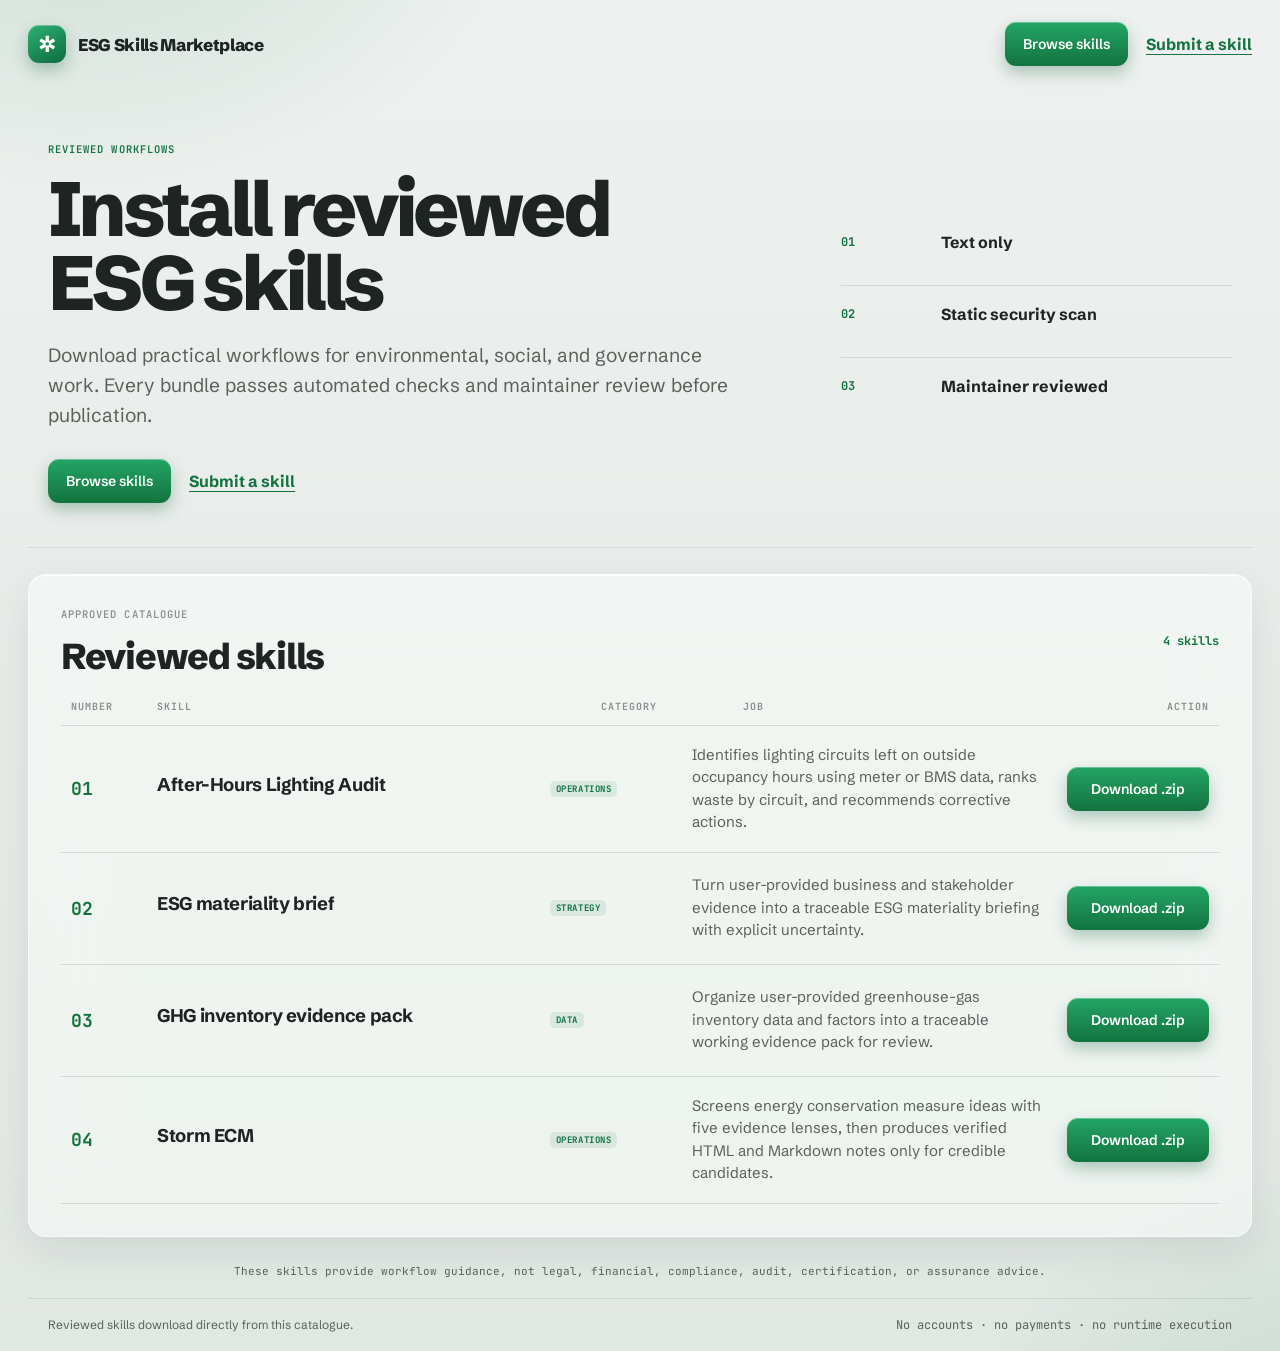
<file: site/index.html>
<!doctype html>
<html lang="en">
  <head>
    <meta charset="utf-8">
    <meta name="viewport" content="width=device-width, initial-scale=1">
    <meta
      name="description"
      content="Download reviewed environmental, social, and governance skill bundles from the ESG Skills Marketplace."
    >
    <title>ESG Skills Marketplace</title>
    <link rel="stylesheet" href="aster-tokens.css">
    <link rel="stylesheet" href="styles.css?v=form-first-repair-2">
    <script src="app.js?v=gh-actions-intake" defer></script>
  </head>
  <body class="aster-bg">
    <div class="site-shell">
      <header class="topbar" aria-label="Site header">
        <a class="brand" href="./" aria-label="ESG Skills Marketplace home">
          <span class="brand-mark" aria-hidden="true">✲</span>
          <span>ESG Skills Marketplace</span>
        </a>

        <nav class="top-actions" aria-label="Primary navigation">
          <a class="aster-btn aster-btn--primary" href="#skills-title" aria-current="page">Browse skills</a>
          <a class="nav-link" href="submit.html">Submit a skill</a>
        </nav>
      </header>

      <main>
        <section class="hero" aria-labelledby="page-title">
          <div class="hero-copy">
            <p class="aster-eyebrow aster-eyebrow--green">Reviewed workflows</p>
            <h1 id="page-title">Install reviewed ESG skills</h1>
            <p class="hero-summary">
              Download practical workflows for environmental, social, and governance work.
              Every bundle passes automated checks and maintainer review before publication.
            </p>
            <div class="hero-actions">
              <a class="aster-btn aster-btn--primary" href="#skills-title">Browse skills</a>
              <a class="nav-link" href="submit.html">Submit a skill</a>
            </div>
          </div>

          <dl class="trust-rail" aria-label="Review process">
            <div>
              <dt class="aster-mono">01</dt>
              <dd>
                <strong>Text only</strong>
              </dd>
            </div>
            <div>
              <dt class="aster-mono">02</dt>
              <dd>
                <strong>Static security scan</strong>
              </dd>
            </div>
            <div>
              <dt class="aster-mono">03</dt>
              <dd>
                <strong>Maintainer reviewed</strong>
              </dd>
            </div>
          </dl>
        </section>

        <section class="catalogue-section aster-glass" aria-labelledby="skills-title">
          <div class="section-heading">
            <div>
              <p class="aster-eyebrow">Approved catalogue</p>
              <h2 id="skills-title">Reviewed skills</h2>
            </div>
            <p id="catalog-status" class="catalog-status aster-mono" aria-live="polite">
              Loading catalogue
            </p>
          </div>

          <div class="catalogue-labels aster-mono" aria-hidden="true">
            <span>Number</span>
            <span>Skill</span>
            <span>Category</span>
            <span>Job</span>
            <span>Action</span>
          </div>

          <div id="skill-list" class="skill-list" aria-busy="true">
            <div class="state-card">
              <p>Loading the reviewed catalogue…</p>
            </div>
          </div>

          <noscript>
            <div class="state-card">
              <p>JavaScript is required to load the reviewed bundles.</p>
            </div>
          </noscript>
        </section>

        <aside class="boundary" aria-label="Professional advice boundary">
          <p>
            These skills provide workflow guidance, not legal, financial, compliance, audit,
            certification, or assurance advice.
          </p>
        </aside>
      </main>

      <footer>
        <span>Reviewed skills download directly from this catalogue.</span>
        <span class="aster-mono">No accounts · no payments · no runtime execution</span>
      </footer>
    </div>
  </body>
</html>
</file>
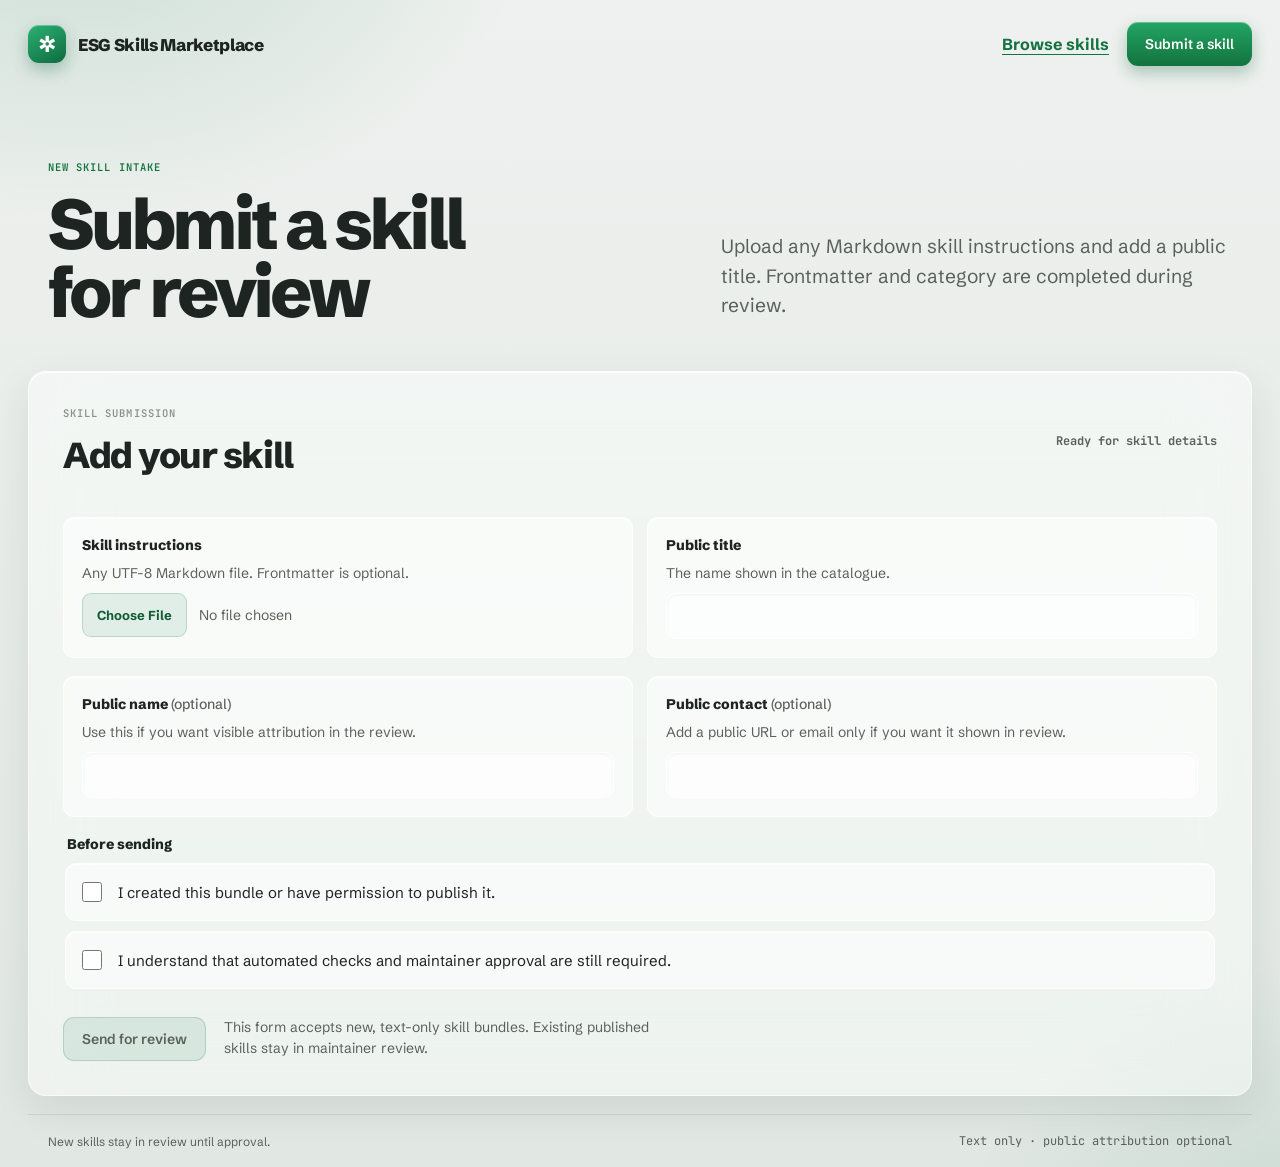
<file: site/submit.html>
<!doctype html>
<html lang="en">
  <head>
    <meta charset="utf-8">
    <meta name="viewport" content="width=device-width, initial-scale=1">
    <meta
      name="description"
      content="Submit a new environmental, social, and governance skill to the ESG Skills Marketplace review queue."
    >
    <title>Submit a skill · ESG Skills Marketplace</title>
    <link rel="stylesheet" href="aster-tokens.css">
    <link rel="stylesheet" href="styles.css?v=form-first-repair-2">
    <script src="app.js?v=gh-actions-intake" defer></script>
  </head>
  <body class="aster-bg">
    <div class="site-shell">
      <header class="topbar" aria-label="Site header">
        <a class="brand" href="./" aria-label="ESG Skills Marketplace home">
          <span class="brand-mark" aria-hidden="true">✲</span>
          <span>ESG Skills Marketplace</span>
        </a>

        <nav class="top-actions" aria-label="Primary navigation">
          <a class="nav-link" href="./#skills-title">Browse skills</a>
          <a class="aster-btn aster-btn--primary" href="submit.html" aria-current="page">Submit a skill</a>
        </nav>
      </header>

      <main class="submit-page">
        <section class="submit-intro" aria-labelledby="submit-title">
          <div>
            <p class="aster-eyebrow aster-eyebrow--green">New skill intake</p>
            <h1 id="submit-title">Submit a skill for review</h1>
          </div>
          <p>
            Upload any Markdown skill instructions and add a public title. Frontmatter and category
            are completed during review.
          </p>
        </section>

        <section class="submit-workspace aster-glass" aria-label="Skill submission">
          <div class="submission-main">
            <div class="submission-heading">
              <div>
                <p class="aster-eyebrow">Skill submission</p>
                <h2>Add your skill</h2>
              </div>
              <p id="submission-status" class="catalog-status aster-mono" aria-live="polite">
                Loading intake rules
              </p>
            </div>

            <form id="submission-form" class="submission-form" novalidate>
              <div class="field-grid">
                <label class="file-field aster-inner" for="skill-file">
                  <span class="field-label">Skill instructions</span>
                  <span class="field-help">Any UTF-8 Markdown file. Frontmatter is optional.</span>
                  <input id="skill-file" name="skill-file" type="file" accept=".md,text/markdown,text/plain" required>
                </label>

                <div class="skill-details aster-inner">
                  <label class="detail-field" for="marketplace-title">
                    <span class="field-label">Public title</span>
                    <span class="field-help">The name shown in the catalogue.</span>
                    <input
                      id="marketplace-title"
                      name="marketplace-title"
                      class="aster-input"
                      type="text"
                      minlength="4"
                      maxlength="80"
                      autocomplete="off"
                      required
                    >
                  </label>

                </div>
              </div>

              <div class="field-grid field-grid--copy">
                <label class="copy-field" for="public-name">
                  <span class="field-label">Public name <span>(optional)</span></span>
                  <span class="field-help">Use this if you want visible attribution in the review.</span>
                  <input
                    id="public-name"
                    name="public-name"
                    class="aster-input"
                    type="text"
                    maxlength="80"
                    autocomplete="name"
                  >
                </label>

                <label class="copy-field" for="public-contact">
                  <span class="field-label">Public contact <span>(optional)</span></span>
                  <span class="field-help">Add a public URL or email only if you want it shown in review.</span>
                  <input
                    id="public-contact"
                    name="public-contact"
                    class="aster-input"
                    type="text"
                    maxlength="200"
                    autocomplete="off"
                  >
                </label>
              </div>

              <fieldset class="confirmations">
                <legend>Before sending</legend>
                <label class="check-row aster-inner" for="rights-confirmed">
                  <input id="rights-confirmed" name="rights-confirmed" type="checkbox">
                  <span>I created this bundle or have permission to publish it.</span>
                </label>

                <label class="check-row aster-inner" for="boundary-confirmed">
                  <input id="boundary-confirmed" name="boundary-confirmed" type="checkbox">
                  <span>I understand that automated checks and maintainer approval are still required.</span>
                </label>
              </fieldset>

              <div class="submit-actions">
                <button id="submit-button" class="aster-btn aster-btn--primary" type="submit" disabled>
                  Send for review
                </button>
                <p class="submit-note">
                  This form accepts new, text-only skill bundles. Existing published skills stay in
                  maintainer review.
                </p>
              </div>
            </form>

            <div id="submission-feedback" class="feedback-card aster-inner" hidden>
              <p id="feedback-title" class="state-title">Submission status</p>
              <p id="feedback-detail"></p>
            </div>
          </div>

        </section>
      </main>

      <footer>
        <span>New skills stay in review until approval.</span>
        <span class="aster-mono">Text only · public attribution optional</span>
      </footer>
    </div>
  </body>
</html>
</file>
<file: site/aster-tokens.css>
/* ============================================================
   ASTER — design tokens & utilities
   Light glassmorphism · greyscale + deep forest-green · mono labels
   ============================================================ */

@import url('https://fonts.googleapis.com/css2?family=Schibsted+Grotesk:wght@400;500;600;700;800&family=JetBrains+Mono:wght@400;500;600;700&display=swap');

:root {
  --aster-font-sans: 'Schibsted Grotesk', system-ui, sans-serif;
  --aster-font-mono: 'JetBrains Mono', ui-monospace, monospace;
  --aster-ink: #1d2421;
  --aster-ink-2: #5a615b;
  --aster-ink-3: #8a928d;
  --aster-ink-4: #9aa19c;
  --aster-green: #13733f;
  --aster-green-deep: #115c34;
  --aster-green-soft: #5f9d79;
  --aster-green-grad: linear-gradient(180deg, #23a564, #13733f);
  --aster-green-mark: linear-gradient(150deg, #2bb172, #0f6b3f);
  --aster-green-tint: rgba(20, 120, 72, 0.10);
  --aster-green-line: rgba(20, 120, 72, 0.20);
  --aster-amber: #a9791f;
  --aster-amber-fill: rgba(208, 150, 52, 0.13);
  --aster-red: #c2533f;
  --aster-red-fill: rgba(225, 91, 79, 0.10);
  --aster-blue: #3f6fd0;
  --aster-blue-fill: rgba(91, 141, 239, 0.10);
  --aster-violet: #5b57b0;
  --aster-violet-fill: rgba(110, 106, 194, 0.14);
  --aster-dot-band: #1b8a54;
  --aster-dot-below: #d8a23c;
  --aster-dot-above: #e15b4f;
  --aster-dot-holiday: #5b8def;
  --aster-glass-bg: rgba(255, 255, 255, 0.46);
  --aster-glass-bg-2: rgba(255, 255, 255, 0.55);
  --aster-glass-border: rgba(255, 255, 255, 0.55);
  --aster-glass-hi: inset 0 1px 0 rgba(255, 255, 255, 0.80);
  --aster-glass-shadow: 0 14px 40px rgba(20, 40, 30, 0.09);
  --aster-glass-blur: blur(36px) saturate(1.8);
  --aster-glass-blur-sm: blur(32px) saturate(1.8);
  --aster-r-row: 11px;
  --aster-r-card: 16px;
  --aster-r-panel: 18px;
  --aster-r-pill: 9px;
  --aster-shadow-btn: 0 7px 16px rgba(16, 96, 60, 0.30), inset 0 1px 0 rgba(255, 255, 255, 0.32);
  --aster-s1: 4px;
  --aster-s2: 8px;
  --aster-s3: 12px;
  --aster-s4: 14px;
  --aster-s5: 18px;
  --aster-s6: 22px;
}

.aster-bg {
  background:
    radial-gradient(820px 620px at 6% -12%, rgba(20, 120, 72, 0.18), transparent 58%),
    radial-gradient(760px 640px at 106% 112%, rgba(20, 120, 72, 0.15), transparent 55%),
    radial-gradient(620px 520px at 52% 128%, rgba(26, 86, 116, 0.08), transparent 60%),
    linear-gradient(180deg, #eef1ef, #e1e7e3);
  color: var(--aster-ink);
  font-family: var(--aster-font-sans);
}

.aster-glass {
  background: var(--aster-glass-bg);
  -webkit-backdrop-filter: var(--aster-glass-blur);
  backdrop-filter: var(--aster-glass-blur);
  border: 1px solid var(--aster-glass-border);
  box-shadow: var(--aster-glass-hi), var(--aster-glass-shadow);
  border-radius: var(--aster-r-panel);
}

.aster-glass--card {
  -webkit-backdrop-filter: var(--aster-glass-blur-sm);
  backdrop-filter: var(--aster-glass-blur-sm);
  border-radius: var(--aster-r-card);
  box-shadow: inset 0 1px 0 rgba(255, 255, 255, 0.78), 0 12px 32px rgba(20, 40, 30, 0.08);
}

.aster-inner {
  background: var(--aster-glass-bg-2);
  border: 1px solid rgba(255, 255, 255, 0.6);
  box-shadow: inset 0 1px 0 rgba(255, 255, 255, 0.6);
  border-radius: var(--aster-r-row);
}

.aster-mono {
  font-family: var(--aster-font-mono);
}

.aster-eyebrow {
  font-family: var(--aster-font-mono);
  font-size: 10.5px;
  font-weight: 600;
  letter-spacing: 0.1em;
  text-transform: uppercase;
  color: var(--aster-ink-3);
}

.aster-eyebrow--green {
  color: var(--aster-green-soft);
}

.aster-stat {
  font-family: var(--aster-font-mono);
  font-weight: 700;
  color: var(--aster-green);
}

.aster-btn {
  padding: 10px 16px;
  border: 1px solid rgba(255, 255, 255, 0.7);
  border-radius: var(--aster-r-row);
  background: rgba(255, 255, 255, 0.6);
  color: #2a312c;
  box-shadow: inset 0 1px 0 rgba(255, 255, 255, 0.6);
  cursor: pointer;
  font-family: var(--aster-font-sans);
  font-size: 13px;
  font-weight: 600;
  transition: background 0.12s, color 0.12s;
}

.aster-btn--primary {
  border: none;
  color: #fff;
  background: var(--aster-green-grad);
  box-shadow: var(--aster-shadow-btn);
}

.aster-btn--green-ghost {
  border: 1px solid var(--aster-green-line);
  background: var(--aster-green-tint);
  color: var(--aster-green);
}

.aster-badge {
  padding: 2px 6px;
  border-radius: 5px;
  background: var(--aster-green-tint);
  color: var(--aster-green);
  font-family: var(--aster-font-mono);
  font-size: 9px;
  font-weight: 700;
  letter-spacing: 0.06em;
  text-transform: uppercase;
}

.aster-input {
  width: 100%;
  padding: 9px 11px;
  border: 1px solid rgba(255, 255, 255, 0.7);
  border-radius: 10px;
  outline: none;
  background: rgba(255, 255, 255, 0.55);
  color: var(--aster-ink);
  box-shadow: inset 0 1px 3px rgba(20, 40, 30, 0.05);
  font-family: var(--aster-font-sans);
  font-size: 12.5px;
}

.aster-input::placeholder {
  color: var(--aster-ink-4);
}

.aster-selected {
  border: 1px solid rgba(20, 120, 72, 0.42);
  background: rgba(20, 120, 72, 0.13);
  box-shadow: 0 4px 12px rgba(16, 96, 60, 0.10), inset 0 1px 0 rgba(255, 255, 255, 0.5);
}
</file>
<file: site/styles.css>
* {
  box-sizing: border-box;
}

html {
  color-scheme: light;
  scroll-behavior: smooth;
}

html,
body {
  min-width: 320px;
  min-height: 100%;
  margin: 0;
}

body {
  min-height: 100dvh;
  font-size: 16px;
}

a {
  color: var(--aster-green);
  text-underline-offset: 4px;
}

a:visited:not(.aster-btn) {
  color: var(--aster-green-deep);
}

a:focus-visible,
button:focus-visible,
input:focus-visible {
  outline: 3px solid rgba(19, 115, 63, 0.3);
  outline-offset: 3px;
}

h1,
h2,
h3,
p,
dl,
dd,
fieldset {
  margin-top: 0;
}

button,
input {
  font: inherit;
}

code {
  font-family: var(--aster-font-mono);
  font-size: 0.88em;
}

.site-shell {
  width: min(1320px, 100%);
  min-height: 100dvh;
  margin: 0 auto;
  padding: 20px 28px 18px;
  display: flex;
  flex-direction: column;
  gap: 18px;
}

.topbar,
.brand,
.top-actions,
.hero-actions,
.section-heading,
.submission-heading,
.submit-actions,
footer {
  display: flex;
  align-items: center;
}

.topbar,
.section-heading,
.submission-heading,
footer {
  justify-content: space-between;
}

.topbar {
  min-height: 48px;
}

.brand {
  min-height: 44px;
  gap: 12px;
  color: var(--aster-ink) !important;
  font-size: 17px;
  font-weight: 800;
  text-decoration: none;
  letter-spacing: -0.02em;
}

.brand-mark {
  width: 38px;
  height: 38px;
  display: grid;
  place-items: center;
  border-radius: var(--aster-r-row);
  color: white;
  background: var(--aster-green-mark);
  box-shadow: var(--aster-shadow-btn);
  font-family: var(--aster-font-mono);
  font-size: 21px;
}

.top-actions,
.hero-actions,
.submit-actions {
  gap: 18px;
}

.nav-link {
  min-height: 44px;
  display: inline-flex;
  align-items: center;
  color: var(--aster-green);
  font-weight: 700;
  text-decoration-thickness: 1px;
}

.aster-btn {
  min-height: 44px;
  display: inline-flex;
  align-items: center;
  justify-content: center;
  padding: 11px 18px;
  font-size: 14px;
  text-decoration: none;
}

.aster-btn:disabled {
  cursor: not-allowed;
  box-shadow: none;
}

.aster-btn--primary:disabled {
  border: 1px solid var(--aster-green-line);
  background: var(--aster-green-tint);
  color: var(--aster-ink-2);
}

main {
  display: grid;
  gap: 26px;
}

.hero {
  min-height: 400px;
  padding: clamp(42px, 5vw, 56px) 20px clamp(34px, 4vw, 44px);
  display: grid;
  grid-template-columns: minmax(0, 1.15fr) minmax(300px, 0.65fr);
  align-items: center;
  gap: clamp(48px, 8vw, 120px);
  border-bottom: 1px solid rgba(20, 40, 30, 0.1);
}

.hero-copy {
  max-width: 700px;
}

h1 {
  max-width: 12ch;
  margin-bottom: 22px;
  font-size: clamp(3.25rem, 6vw, 5.2rem);
  font-weight: 800;
  line-height: 0.96;
  letter-spacing: -0.055em;
  text-wrap: balance;
}

h2 {
  margin-bottom: 0;
  font-size: clamp(1.7rem, 3vw, 2.25rem);
  font-weight: 800;
  line-height: 1.08;
  letter-spacing: -0.035em;
}

h3 {
  margin-bottom: 8px;
  font-size: 1.15rem;
  line-height: 1.2;
  letter-spacing: -0.02em;
}

.aster-eyebrow {
  margin-bottom: 16px;
  color: var(--aster-ink-3);
}

.aster-eyebrow--green {
  color: var(--aster-green);
}

.hero-summary,
.submit-intro > p {
  max-width: 64ch;
  margin-bottom: 28px;
  color: var(--aster-ink-2);
  font-size: clamp(1rem, 1.6vw, 1.2rem);
  line-height: 1.55;
}

.trust-rail {
  margin-bottom: 0;
}

.trust-rail > div {
  min-height: 72px;
  padding: 18px 0;
  display: grid;
  grid-template-columns: 44px 1fr;
  gap: 16px;
  align-items: start;
  border-bottom: 1px solid rgba(20, 40, 30, 0.12);
}

.trust-rail > div:last-child {
  border-bottom: 0;
}

.trust-rail dt {
  padding-top: 2px;
  color: var(--aster-green);
  font-size: 12px;
  font-weight: 700;
}

.trust-rail dd {
  display: flex;
  align-items: center;
}

.trust-rail strong {
  color: var(--aster-ink);
  font-size: 16px;
}

.catalogue-section {
  padding: clamp(22px, 3vw, 32px);
  scroll-margin-top: 18px;
}

.section-heading,
.submission-heading {
  gap: 24px;
  margin-bottom: 24px;
}

.catalog-status {
  margin-bottom: 0;
  color: var(--aster-green);
  font-size: 12px;
  font-weight: 700;
}

.catalog-status[data-tone="error"] {
  color: var(--aster-red);
}

.catalog-status[data-tone="neutral"] {
  color: var(--aster-ink-2);
}

.catalogue-labels,
.skill-card {
  display: grid;
  grid-template-columns: 64px minmax(220px, 1.05fr) 120px minmax(260px, 1fr) auto;
  gap: 22px;
  align-items: center;
}

.catalogue-labels {
  padding: 0 10px 12px;
  color: var(--aster-ink-3);
  font-size: 10px;
  font-weight: 700;
  letter-spacing: 0.1em;
  text-transform: uppercase;
}

.skill-list {
  border-top: 1px solid rgba(20, 40, 30, 0.14);
}

.skill-card {
  min-height: 112px;
  padding: 18px 10px;
  border-bottom: 1px solid rgba(20, 40, 30, 0.12);
}

.skill-number {
  color: var(--aster-green);
  font-size: 18px;
  font-weight: 700;
}

.skill-title {
  min-width: 0;
}

.skill-category {
  width: fit-content;
}

.skill-description {
  margin-bottom: 0;
  color: var(--aster-ink-2);
  font-size: 15px;
  line-height: 1.5;
}

.card-link {
  min-width: 142px;
  white-space: nowrap;
}

.state-card {
  min-height: 132px;
  padding: 28px 10px;
  display: grid;
  place-content: center;
  color: var(--aster-ink-2);
  text-align: center;
}

.state-card p,
.boundary p,
.feedback-card p,
.submit-note,
.preview-detail {
  margin-bottom: 0;
}

.state-title {
  color: var(--aster-ink) !important;
  font-weight: 800;
}

.boundary {
  padding: 0 20px;
  text-align: center;
}

.boundary p {
  color: var(--aster-ink-2);
  font-family: var(--aster-font-mono);
  font-size: 11px;
  line-height: 1.55;
}

footer {
  gap: 24px;
  margin-top: auto;
  padding: 18px 20px 0;
  border-top: 1px solid rgba(20, 40, 30, 0.1);
  color: var(--aster-ink-2);
  font-size: 12px;
}

.submit-page {
  gap: 22px;
}

.submit-intro {
  padding: clamp(44px, 7vw, 74px) 20px 24px;
  display: grid;
  grid-template-columns: minmax(0, 0.9fr) minmax(320px, 0.75fr);
  align-items: end;
  gap: 60px;
}

.submit-intro h1 {
  max-width: 11ch;
  margin-bottom: 0;
  font-size: clamp(3rem, 5.5vw, 4.8rem);
}

.submit-intro > p {
  margin-bottom: 4px;
}

.submit-workspace {
  padding: clamp(20px, 4vw, 34px);
  display: grid;
  grid-template-columns: minmax(0, 1fr);
  gap: 28px;
  align-items: start;
}

.submission-main,
.submission-form {
  display: grid;
  gap: 18px;
}

.field-grid {
  display: grid;
  grid-template-columns: repeat(2, minmax(0, 1fr));
  gap: 14px;
}

.file-field,
.skill-details,
.copy-field {
  min-width: 0;
  padding: 18px;
  display: grid;
  gap: 9px;
}

.skill-details,
.detail-field {
  display: grid;
  gap: 9px;
}

.skill-details {
  gap: 16px;
}

.copy-field {
  border: 1px solid rgba(255, 255, 255, 0.64);
  border-radius: var(--aster-r-row);
  background: rgba(255, 255, 255, 0.48);
  box-shadow: inset 0 1px 0 rgba(255, 255, 255, 0.62);
}

.field-label {
  color: var(--aster-ink);
  font-size: 14px;
  font-weight: 800;
}

.field-label span {
  color: var(--aster-ink-2);
  font-weight: 500;
}

.field-help,
.submit-note,
.preview-detail,
#feedback-detail {
  color: var(--aster-ink-2);
  font-size: 14px;
  line-height: 1.5;
}

.file-field input[type="file"] {
  width: 100%;
  min-height: 46px;
  color: var(--aster-ink-2);
  font-size: 14px;
}

.file-field input[type="file"]::file-selector-button {
  min-height: 44px;
  margin-right: 12px;
  padding: 10px 14px;
  border: 1px solid var(--aster-green-line);
  border-radius: 9px;
  background: var(--aster-green-tint);
  color: var(--aster-green-deep);
  cursor: pointer;
  font: 700 13px var(--aster-font-sans);
}

.aster-input {
  min-height: 46px;
  padding: 11px 12px;
  font-size: 16px;
}

.confirmations {
  padding: 0;
  border: 0;
  margin-bottom: 0;
}

.confirmations legend {
  margin-bottom: 10px;
  color: var(--aster-ink);
  font-size: 14px;
  font-weight: 800;
}

.check-row {
  min-height: 58px;
  padding: 14px 16px;
  display: grid;
  grid-template-columns: 24px 1fr;
  gap: 12px;
  align-items: center;
  margin-bottom: 10px;
  cursor: pointer;
  font-size: 15px;
  line-height: 1.4;
}

.check-row input {
  width: 20px;
  height: 20px;
  margin: 0;
  accent-color: var(--aster-green);
}

.submit-actions {
  align-items: flex-start;
  flex-wrap: wrap;
}

.submit-actions .submit-note {
  max-width: 48ch;
}

.feedback-card {
  padding: 16px 18px;
}

.feedback-card[data-tone="success"] {
  border: 1px solid var(--aster-green-line);
  background: var(--aster-green-tint);
}

.feedback-card[data-tone="error"] {
  border: 1px solid rgba(194, 83, 63, 0.3);
  background: rgba(194, 83, 63, 0.08);
}

.feedback-card[data-tone="neutral"] {
  border: 1px solid rgba(95, 157, 121, 0.22);
  background: rgba(255, 255, 255, 0.52);
}

@media (max-width: 1040px) {
  .hero {
    grid-template-columns: minmax(0, 1fr) minmax(260px, 0.55fr);
    gap: 48px;
  }

  .catalogue-labels,
  .skill-card {
    grid-template-columns: 48px minmax(200px, 1fr) 100px minmax(220px, 0.9fr) auto;
    gap: 16px;
  }

}

@media (max-width: 820px) {
  .site-shell {
    padding-inline: 16px;
  }

  .topbar {
    align-items: flex-start;
    flex-direction: column;
  }

  .top-actions {
    width: 100%;
  }

  .top-actions > * {
    flex: 1 1 0;
  }

  .hero,
  .submit-intro,
  .submit-workspace {
    grid-template-columns: 1fr;
  }

  .hero {
    min-height: 0;
    padding-block: 54px 38px;
    gap: 34px;
  }

  .trust-rail {
    display: grid;
    grid-template-columns: repeat(3, 1fr);
    gap: 18px;
  }

  .trust-rail > div {
    min-height: 0;
    padding-block: 14px 0;
    grid-template-columns: 1fr;
    gap: 8px;
    border-top: 1px solid rgba(20, 40, 30, 0.12);
    border-bottom: 0;
  }

  .catalogue-labels {
    display: none;
  }

  .skill-card {
    grid-template-columns: 48px minmax(0, 1fr) auto;
    grid-template-areas:
      "number title category"
      ". description description"
      ". action action";
    gap: 12px 16px;
  }

  .skill-number {
    grid-area: number;
  }

  .skill-title {
    grid-area: title;
  }

  .skill-category {
    grid-area: category;
  }

  .skill-description {
    grid-area: description;
  }

  .card-link {
    grid-area: action;
  }

  .submit-intro {
    padding-block: 48px 12px;
    gap: 22px;
  }

  .submit-workspace {
    gap: 22px;
  }

}

@media (max-width: 560px) {
  .site-shell {
    padding: 14px 14px 18px;
    gap: 14px;
  }

  .brand {
    font-size: 16px;
  }

  .top-actions,
  .hero-actions {
    gap: 10px;
  }

  .top-actions > *,
  .hero-actions > * {
    flex: 1 1 0;
    text-align: center;
  }

  main {
    gap: 24px;
  }

  .hero {
    padding: 40px 4px 26px;
  }

  h1 {
    font-size: clamp(2.75rem, 14vw, 3.75rem);
  }

  .hero-summary,
  .submit-intro > p {
    font-size: 16px;
  }

  .trust-rail {
    grid-template-columns: 1fr;
    gap: 0;
  }

  .trust-rail > div {
    padding: 14px 0;
    grid-template-columns: 40px 1fr;
  }

  .catalogue-section,
  .submit-workspace {
    padding: 18px;
  }

  .section-heading,
  .submission-heading {
    align-items: flex-start;
    flex-direction: column;
    gap: 10px;
  }

  .skill-card {
    min-height: 0;
    padding-block: 20px;
    grid-template-columns: 42px minmax(0, 1fr);
    grid-template-areas:
      "number category"
      "title title"
      "description description"
      "action action";
    gap: 10px;
  }

  .card-link {
    width: 100%;
    margin-top: 6px;
  }

  .boundary {
    padding-inline: 4px;
    text-align: left;
  }

  .field-grid {
    grid-template-columns: 1fr;
  }

  .file-field,
  .skill-details,
  .copy-field {
    padding: 16px;
  }

  .submit-actions {
    gap: 12px;
  }

  .submit-actions .aster-btn {
    width: 100%;
  }

  footer {
    align-items: flex-start;
    flex-direction: column;
    gap: 8px;
    padding-inline: 4px;
  }
}

@media (prefers-reduced-motion: reduce) {
  *,
  *::before,
  *::after {
    scroll-behavior: auto !important;
    transition-duration: 0s !important;
    animation-duration: 0s !important;
  }
}
</file>
